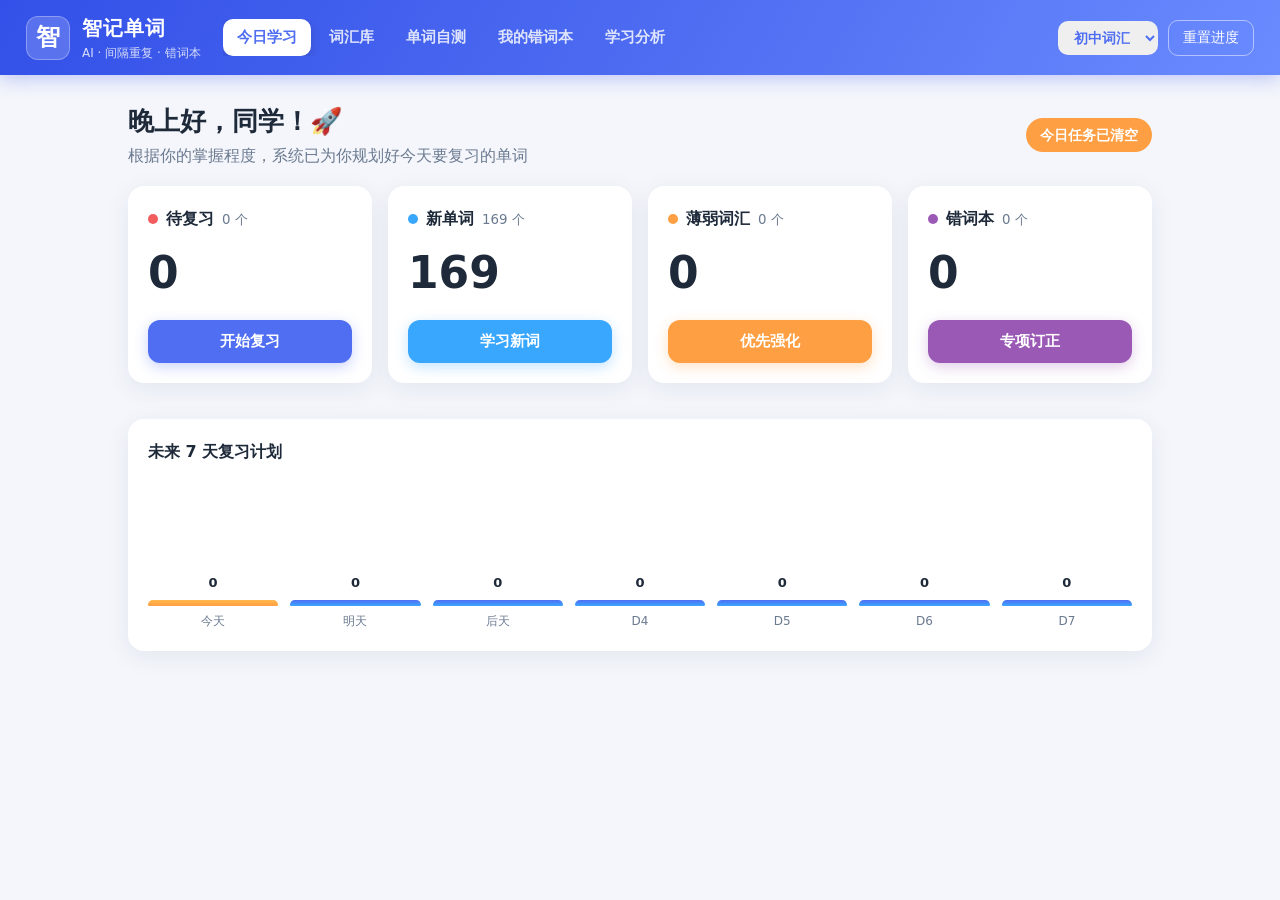
<file: index.html>
<!DOCTYPE html>
<html lang="zh-CN">
<head>
  <meta charset="UTF-8" />
  <meta name="viewport" content="width=device-width, initial-scale=1.0" />
  <title>智记单词 · 中学生AI背单词系统</title>
  <link rel="stylesheet" href="css/style.css" />
</head>
<body>
  <!-- 顶部导航 -->
  <header class="topbar">
    <div class="brand">
      <span class="logo">智</span>
      <div class="brand-text">
        <h1>智记单词</h1>
        <p>AI · 间隔重复 · 错词本</p>
      </div>
    </div>
    <nav class="tabs">
      <button class="tab active" data-view="home">今日学习</button>
      <button class="tab" data-view="library">词汇库</button>
      <button class="tab" data-view="test">单词自测</button>
      <button class="tab" data-view="wrongbook">我的错词本</button>
      <button class="tab" data-view="stats">学习分析</button>
    </nav>
    <div class="top-actions">
      <select id="schoolSelect" class="school-select">
        <option value="junior">初中词汇</option>
        <option value="senior">高中词汇</option>
      </select>
      <button id="resetBtn" class="ghost-btn" title="清空学习记录">重置进度</button>
    </div>
  </header>

  <!-- 主内容区 -->
  <main id="app"></main>

  <!-- ======== 今日学习（放学背单词签到） ======== -->
  <template id="tpl-home">
    <section class="view">
      <div class="home-header">
        <div>
          <h2 class="greet" id="greetText"></h2>
          <p class="sub">根据你的掌握程度，系统已为你规划好今天要复习的单词</p>
        </div>
        <div class="due-chip" id="dueChip"></div>
      </div>

      <div class="home-grid">
        <div class="card due-card">
          <h3><span class="dot red"></span>待复习 <small id="dueCount"></small></h3>
          <div class="big-stat" id="dueStat">0</div>
          <button class="primary-btn full" data-action="start-due">开始复习</button>
        </div>

        <div class="card new-card">
          <h3><span class="dot blue"></span>新单词 <small id="newCount"></small></h3>
          <div class="big-stat" id="newStat">0</div>
          <button class="primary-btn full alt" data-action="start-new">学习新词</button>
        </div>

        <div class="card weak-card">
          <h3><span class="dot orange"></span>薄弱词汇 <small id="weakCount"></small></h3>
          <div class="big-stat" id="weakStat">0</div>
          <button class="primary-btn full weak" data-action="start-weak">优先强化</button>
        </div>

        <div class="card error-card">
          <h3><span class="dot purple"></span>错词本 <small id="wrongCount"></small></h3>
          <div class="big-stat" id="wrongStat">0</div>
          <button class="primary-btn full purple" data-action="start-wrong">专项订正</button>
        </div>
      </div>

      <div class="card review-plan">
        <h3>未来 7 天复习计划</h3>
        <div class="plan-bars" id="planBars"></div>
      </div>
    </section>
  </template>

  <!-- ======== 词汇库 ======== -->
  <template id="tpl-library">
    <section class="view">
      <div class="lib-toolbar">
        <input type="search" id="libSearch" placeholder="搜索单词 / 中文释义…" />
        <select id="libGrade">
          <option value="all">全部</option>
          <option value="junior">初中</option>
          <option value="senior">高中</option>
        </select>
        <span id="libCount" class="count-info"></span>
      </div>
      <div class="word-grid" id="wordGrid"></div>
    </section>
  </template>

  <!-- ======== 单词自测 ======== -->
  <template id="tpl-test">
    <section class="view">
      <div class="test-banner">
        <div>
          <h2>单词自测</h2>
          <p>选择测试模式，系统将根据艾宾浩斯记忆规律出题</p>
        </div>
      </div>
      <div class="test-modes">
        <button class="mode-card" data-mode="cn2en">
          <span class="mode-ico">中→英</span>
          <strong>看中文默写英文</strong>
          <small>检验拼写与形近词辨析</small>
        </button>
        <button class="mode-card" data-mode="en2cn">
          <span class="mode-ico">英→中</span>
          <strong>看英文写中文</strong>
          <small>检验词义理解</small>
        </button>
        <button class="mode-card" data-mode="choice">
          <span class="mode-ico">四选一</span>
          <strong>词义选择题</strong>
          <small>快速检测词义掌握</small>
        </button>
        <button class="mode-card" data-mode="listening">
          <span class="mode-ico">听力</span>
          <strong>听音辨义词</strong>
          <small>使用语音合成辅助记忆</small>
        </button>
      </div>
      <div class="test-options">
        <label>题量
          <select id="testCount"><option>10</option><option value="20">20</option><option value="30">30</option></select>
        </label>
        <button class="primary-btn" data-action="start-test">开始测试</button>
      </div>
      <div class="test-history card" id="testHistory"></div>
    </section>
  </template>

  <!-- ======== 错词本 ======== -->
  <template id="tpl-wrongbook">
    <section class="view">
      <div class="wrong-head">
        <h2>我的错词本</h2>
        <p id="wrongSummary"></p>
      </div>
      <div class="wrong-filter">
        <button class="chip active" data-wfilt="all">全部错词</button>
        <button class="chip" data-wfilt="spelling">拼写失误</button>
        <button class="chip" data-wfilt="similar">形近词混淆</button>
        <button class="chip" data-wfilt="meaning">词义答错</button>
      </div>
      <div class="wrong-retest">
        <button class="primary-btn" data-action="retest-wrong">✍️ 错词再默写</button>
        <span class="retest-tip">针对错词本进行英文默写，系统按遗忘曲线安排重测</span>
      </div>
      <div id="wrongList" class="wrong-list"></div>
    </section>
  </template>

  <!-- ======== 学习分析 ======== -->
  <template id="tpl-stats">
    <section class="view">
      <h2>学习分析</h2>
      <div class="stats-grid" id="statsGrid"></div>
      <div class="card">
        <h3>各单词掌握程度分布</h3>
        <div class="mastery-dist" id="masteryDist"></div>
      </div>
    </section>
  </template>

  <!-- ======== 复习/学习/自测 运行界面 ======== -->
  <template id="tpl-run">
    <section class="view run-view">
      <div class="run-top">
        <button class="ghost-btn" data-action="quit-run">退出</button>
        <div class="run-progress" id="runProgress"><span id="runProgressBar"></span></div>
        <span id="runCount" class="run-count"></span>
      </div>
      <div class="run-stage" id="runStage"></div>
    </section>
  </template>

  <!-- ======== 单词学习卡片 ======== -->
  <template id="tpl-learn-card">
    <div class="learn-card">
      <div class="word-header">
        <span class="word-tag" data-tag></span>
        <span class="phonetic" data-phonetic></span>
      </div>
      <h1 class="show-word" data-word></h1>
      <p class="show-meaning" data-meaning></p>
      <p class="show-sentence" data-sentence hidden></p>
      <div class="controls" data-controls>
        <button class="reveal-btn primary-btn" data-action="reveal">点击显示释义</button>
        <div class="grade-btns hidden" data-grades>
          <button data-grade="0">完全不认识</button>
          <button data-grade="1">模糊</button>
          <button data-grade="2">想起来了</button>
          <button data-grade="3">记得</button>
          <button data-grade="4">很清楚</button>
          <button data-grade="5">彻底掌握</button>
        </div>
      </div>
      <div class="speak-btn" data-action="speak" title="朗读">🔊</div>
    </div>
  </template>

  <div id="modal" class="modal hidden">
    <div class="modal-card">
      <h3 id="modalTitle"></h3>
      <p id="modalMsg"></p>
      <div class="error-types" id="errorTypes"></div>
      <button class="primary-btn full" id="modalOk">知道了</button>
    </div>
  </div>

  <script src="js/data/confusion.js"></script>
  <script src="js/data/words.js"></script>
  <script src="js/core/compare.js"></script>
  <script src="js/core/spaced.js"></script>
  <script src="js/core/store.js"></script>
  <script src="js/app.js"></script>
</body>
</html>
</file>
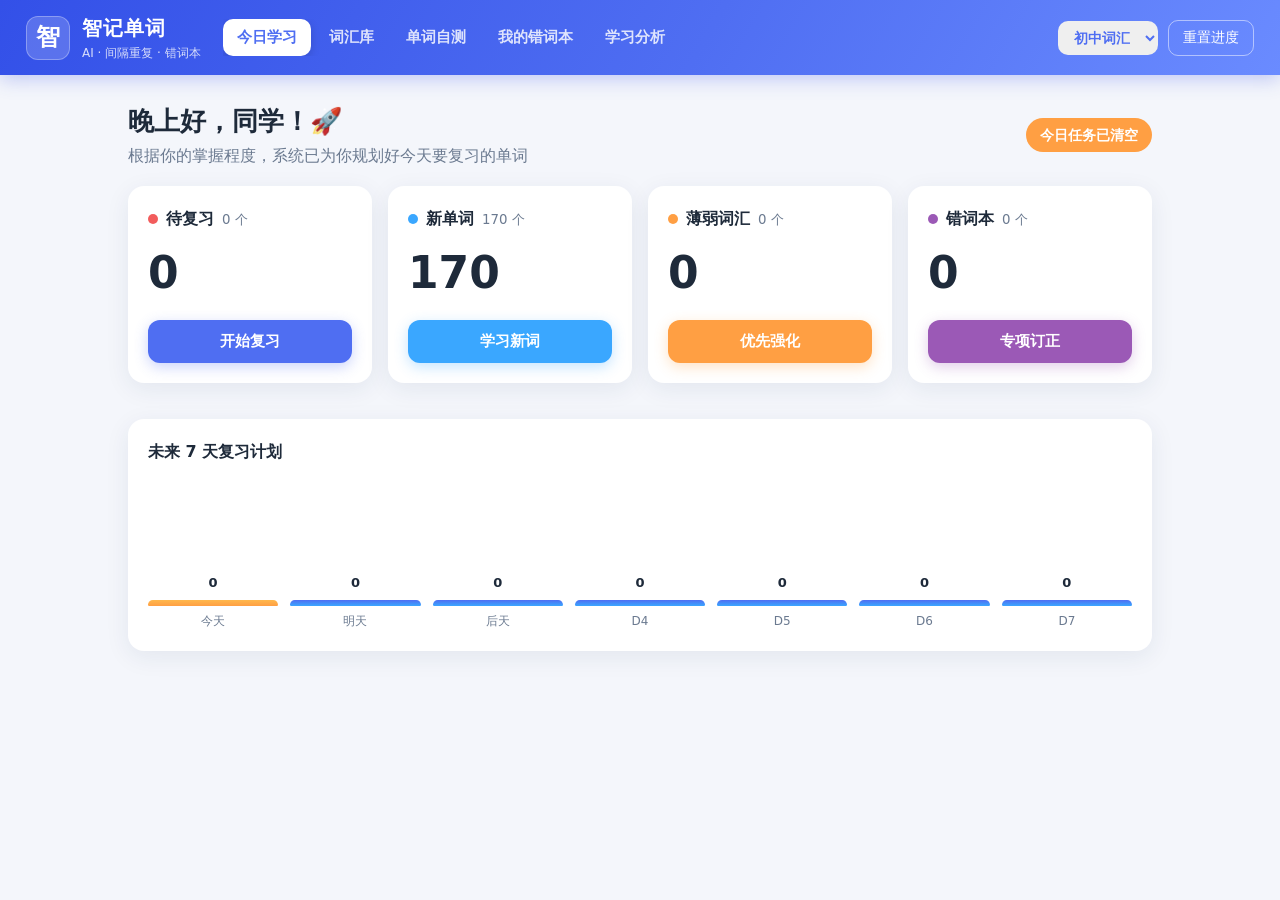
<file: versions/v1/index.html>
<!DOCTYPE html>
<html lang="zh-CN">
<head>
  <meta charset="UTF-8" />
  <meta name="viewport" content="width=device-width, initial-scale=1.0" />
  <title>智记单词 · 中学生AI背单词系统</title>
  <link rel="stylesheet" href="css/style.css" />
</head>
<body>
  <!-- 顶部导航 -->
  <header class="topbar">
    <div class="brand">
      <span class="logo">智</span>
      <div class="brand-text">
        <h1>智记单词</h1>
        <p>AI · 间隔重复 · 错词本</p>
      </div>
    </div>
    <nav class="tabs">
      <button class="tab active" data-view="home">今日学习</button>
      <button class="tab" data-view="library">词汇库</button>
      <button class="tab" data-view="test">单词自测</button>
      <button class="tab" data-view="wrongbook">我的错词本</button>
      <button class="tab" data-view="stats">学习分析</button>
    </nav>
    <div class="top-actions">
      <select id="schoolSelect" class="school-select">
        <option value="junior">初中词汇</option>
        <option value="senior">高中词汇</option>
      </select>
      <button id="resetBtn" class="ghost-btn" title="清空学习记录">重置进度</button>
    </div>
  </header>

  <!-- 主内容区 -->
  <main id="app"></main>

  <!-- ======== 今日学习（放学背单词签到） ======== -->
  <template id="tpl-home">
    <section class="view">
      <div class="home-header">
        <div>
          <h2 class="greet" id="greetText"></h2>
          <p class="sub">根据你的掌握程度，系统已为你规划好今天要复习的单词</p>
        </div>
        <div class="due-chip" id="dueChip"></div>
      </div>

      <div class="home-grid">
        <div class="card due-card">
          <h3><span class="dot red"></span>待复习 <small id="dueCount"></small></h3>
          <div class="big-stat" id="dueStat">0</div>
          <button class="primary-btn full" data-action="start-due">开始复习</button>
        </div>

        <div class="card new-card">
          <h3><span class="dot blue"></span>新单词 <small id="newCount"></small></h3>
          <div class="big-stat" id="newStat">0</div>
          <button class="primary-btn full alt" data-action="start-new">学习新词</button>
        </div>

        <div class="card weak-card">
          <h3><span class="dot orange"></span>薄弱词汇 <small id="weakCount"></small></h3>
          <div class="big-stat" id="weakStat">0</div>
          <button class="primary-btn full weak" data-action="start-weak">优先强化</button>
        </div>

        <div class="card error-card">
          <h3><span class="dot purple"></span>错词本 <small id="wrongCount"></small></h3>
          <div class="big-stat" id="wrongStat">0</div>
          <button class="primary-btn full purple" data-action="start-wrong">专项订正</button>
        </div>
      </div>

      <div class="card review-plan">
        <h3>未来 7 天复习计划</h3>
        <div class="plan-bars" id="planBars"></div>
      </div>
    </section>
  </template>

  <!-- ======== 词汇库 ======== -->
  <template id="tpl-library">
    <section class="view">
      <div class="lib-toolbar">
        <input type="search" id="libSearch" placeholder="搜索单词 / 中文释义…" />
        <select id="libGrade">
          <option value="all">全部</option>
          <option value="junior">初中</option>
          <option value="senior">高中</option>
        </select>
        <span id="libCount" class="count-info"></span>
      </div>
      <div class="word-grid" id="wordGrid"></div>
    </section>
  </template>

  <!-- ======== 单词自测 ======== -->
  <template id="tpl-test">
    <section class="view">
      <div class="test-banner">
        <div>
          <h2>单词自测</h2>
          <p>选择测试模式，系统将根据艾宾浩斯记忆规律出题</p>
        </div>
      </div>
      <div class="test-modes">
        <button class="mode-card" data-mode="cn2en">
          <span class="mode-ico">中→英</span>
          <strong>看中文默写英文</strong>
          <small>检验拼写与形近词辨析</small>
        </button>
        <button class="mode-card" data-mode="en2cn">
          <span class="mode-ico">英→中</span>
          <strong>看英文写中文</strong>
          <small>检验词义理解</small>
        </button>
        <button class="mode-card" data-mode="choice">
          <span class="mode-ico">四选一</span>
          <strong>词义选择题</strong>
          <small>快速检测词义掌握</small>
        </button>
        <button class="mode-card" data-mode="listening">
          <span class="mode-ico">听力</span>
          <strong>听音辨义词</strong>
          <small>使用语音合成辅助记忆</small>
        </button>
      </div>
      <div class="test-options">
        <label>题量
          <select id="testCount"><option>10</option><option value="20">20</option><option value="30">30</option></select>
        </label>
        <button class="primary-btn" data-action="start-test">开始测试</button>
      </div>
      <div class="test-history card" id="testHistory"></div>
    </section>
  </template>

  <!-- ======== 错词本 ======== -->
  <template id="tpl-wrongbook">
    <section class="view">
      <div class="wrong-head">
        <h2>我的错词本</h2>
        <p id="wrongSummary"></p>
      </div>
      <div class="wrong-filter">
        <button class="chip active" data-wfilt="all">全部错词</button>
        <button class="chip" data-wfilt="spelling">拼写失误</button>
        <button class="chip" data-wfilt="similar">形近词混淆</button>
        <button class="chip" data-wfilt="meaning">词义答错</button>
      </div>
      <div id="wrongList" class="wrong-list"></div>
    </section>
  </template>

  <!-- ======== 学习分析 ======== -->
  <template id="tpl-stats">
    <section class="view">
      <h2>学习分析</h2>
      <div class="stats-grid" id="statsGrid"></div>
      <div class="card">
        <h3>各单词掌握程度分布</h3>
        <div class="mastery-dist" id="masteryDist"></div>
      </div>
    </section>
  </template>

  <!-- ======== 复习/学习/自测 运行界面 ======== -->
  <template id="tpl-run">
    <section class="view run-view">
      <div class="run-top">
        <button class="ghost-btn" data-action="quit-run">退出</button>
        <div class="run-progress" id="runProgress"><span id="runProgressBar"></span></div>
        <span id="runCount" class="run-count"></span>
      </div>
      <div class="run-stage" id="runStage"></div>
    </section>
  </template>

  <!-- ======== 单词学习卡片 ======== -->
  <template id="tpl-learn-card">
    <div class="learn-card">
      <div class="word-header">
        <span class="word-tag" data-tag></span>
        <span class="phonetic" data-phonetic></span>
      </div>
      <h1 class="show-word" data-word></h1>
      <p class="show-meaning" data-meaning></p>
      <div class="controls" data-controls>
        <button class="reveal-btn primary-btn" data-action="reveal">点击显示释义</button>
        <div class="grade-btns hidden" data-grades>
          <button data-grade="0">完全不认识</button>
          <button data-grade="1">模糊</button>
          <button data-grade="2">想起来了</button>
          <button data-grade="3">记得</button>
          <button data-grade="4">很清楚</button>
          <button data-grade="5">彻底掌握</button>
        </div>
      </div>
      <div class="speak-btn" data-action="speak" title="朗读">🔊</div>
    </div>
  </template>

  <div id="modal" class="modal hidden">
    <div class="modal-card">
      <h3 id="modalTitle"></h3>
      <p id="modalMsg"></p>
      <div class="error-types" id="errorTypes"></div>
      <button class="primary-btn full" id="modalOk">知道了</button>
    </div>
  </div>

  <script src="js/data/confusion.js"></script>
  <script src="js/data/words.js"></script>
  <script src="js/core/compare.js"></script>
  <script src="js/core/spaced.js"></script>
  <script src="js/core/store.js"></script>
  <script src="js/app.js"></script>
</body>
</html>
</file>
<file: css/style.css>
:root {
  --bg: #f4f6fb;
  --card: #ffffff;
  --ink: #1e2a3a;
  --sub: #6b7a90;
  --line: #e6eaf2;
  --primary: #4f6ef2;
  --primary-dark: #3d57d0;
  --red: #f25c5c;
  --blue: #3aa7ff;
  --orange: #ff9f43;
  --purple: #9b59b6;
  --green: #2ecc71;
  --radius: 16px;
  --shadow: 0 6px 24px rgba(30, 50, 90, .08);
}

* { box-sizing: border-box; margin: 0; padding: 0; }

body {
  font-family: "PingFang SC", "Microsoft YaHei", "Segoe UI", system-ui, sans-serif;
  background: var(--bg);
  color: var(--ink);
  line-height: 1.6;
}

/* ---- 顶部 ----
*/
.topbar {
  position: sticky;
  top: 0;
  z-index: 20;
  display: flex;
  align-items: center;
  gap: 22px;
  padding: 12px 26px;
  background: linear-gradient(120deg, #3350e8, #4f6ef2 55%, #6a8bff);
  color: #fff;
  box-shadow: 0 4px 18px rgba(63, 87, 230, .3);
}
.brand { display: flex; align-items: center; gap: 12px; }
.logo {
  width: 44px; height: 44px; border-radius: 12px;
  background: rgba(255,255,255,.18);
  display: grid; place-items: center;
  font-size: 24px; font-weight: 800; border: 1px solid rgba(255,255,255,.3);
}
.brand-text h1 { font-size: 20px; letter-spacing: 1px; }
.brand-text p { font-size: 12px; opacity: .8; }

.tabs { display: flex; gap: 4px; flex: 1; overflow-x: auto; }
.tab {
  border: none; background: transparent; color: rgba(255,255,255,.82);
  padding: 9px 14px; border-radius: 10px; cursor: pointer;
  font-size: 15px; font-weight: 600; white-space: nowrap; transition: .2s;
}
.tab:hover { background: rgba(255,255,255,.12); }
.tab.active { background: #fff; color: var(--primary); box-shadow: 0 3px 10px rgba(0,0,0,.15); }

.top-actions { display: flex; gap: 10px; align-items: center; }
.school-select {
  padding: 8px 12px; border: none; border-radius: 10px;
  font-size: 14px; font-weight: 600; color: var(--primary); cursor: pointer;
}
.ghost-btn {
  border: 1px solid rgba(255,255,255,.5); background: transparent; color: #fff;
  padding: 8px 14px; border-radius: 10px; cursor: pointer; font-size: 14px; transition: .2s;
}
.ghost-btn:hover { background: rgba(255,255,255,.15); }
.ghost-btn.dark {
  border-color: var(--line); color: var(--sub); background: var(--card);
}
.ghost-btn.dark:hover { border-color: var(--primary); color: var(--primary); }

main { max-width: 1060px; margin: 0 auto; padding: 26px 18px 60px; }

.view { animation: fade .35s ease; }
@keyframes fade { from { opacity: 0; transform: translateY(8px);} to {opacity:1; transform:none;} }

/* ---- cards & common ----
*/
.card {
  background: var(--card); border-radius: var(--radius);
  box-shadow: var(--shadow); padding: 20px; margin-bottom: 18px;
}
.home-header { display: flex; justify-content: space-between; align-items: center; margin-bottom: 18px; flex-wrap: wrap; gap: 12px;}
.greet { font-size: 26px; }
.sub { color: var(--sub); }
.due-chip { background: var(--orange); color: #fff; padding: 6px 14px; border-radius: 20px; font-weight: 700; font-size: 14px; }

.home-grid { display: grid; grid-template-columns: repeat(auto-fit, minmax(220px, 1fr)); gap: 16px; margin-bottom: 18px; }
.card h3 { font-size: 16px; margin-bottom: 6px; display: flex; align-items: center; gap: 8px; }
.card h3 small { color: var(--sub); font-weight: 500; }
.dot { width: 10px; height: 10px; border-radius: 50%; display: inline-block; }
.dot.red{background:var(--red)} .dot.blue{background:var(--blue)}
.dot.orange{background:var(--orange)} .dot.purple{background:var(--purple)}
.big-stat { font-size: 44px; font-weight: 800; margin: 6px 0 12px; }
.primary-btn {
  border: none; background: var(--primary); color: #fff;
  padding: 12px 22px; border-radius: 12px; font-size: 15px; font-weight: 700; cursor: pointer;
  transition: .2s; box-shadow: 0 4px 14px rgba(79,110,242,.3);
}
.primary-btn:hover { background: var(--primary-dark); transform: translateY(-1px); }
.primary-btn.full { width: 100%; }
.primary-btn.alt { background: var(--blue); box-shadow: 0 4px 14px rgba(58,167,255,.3); }
.primary-btn.alt:hover { background: #2c93e6; }
.primary-btn.weak { background: var(--orange); box-shadow: 0 4px 14px rgba(255,159,67,.3); }
.primary-btn.weak:hover { background: #ef8418; }
.primary-btn.purple { background: var(--purple); box-shadow: 0 4px 14px rgba(155,89,182,.3); }
.primary-btn.purple:hover { background: #8444a3; }
.primary-btn:disabled { background: #c7cede; box-shadow: none; cursor: not-allowed; transform: none; }

/* ---- 未来七天计划 ----
*/
.review-plan h3 { margin-bottom: 16px; }
.plan-bars { display: flex; align-items: flex-end; gap: 12px; height: 150px; }
.plan-col { flex: 1; display: flex; flex-direction: column; align-items: center; gap: 6px; }
.plan-bar { width: 100%; background: linear-gradient(to top, var(--blue), var(--primary)); border-radius: 8px 8px 2px 2px; min-height: 4px; position: relative; transition: .3s; }
.plan-bar.today { background: linear-gradient(to top, var(--orange), #ffb84d); }
.plan-label { font-size: 12px; color: var(--sub); }
.plan-val { font-size: 13px; font-weight: 700; }

/* ---- 词汇库 ----
*/
.lib-toolbar { display: flex; gap: 12px; margin-bottom: 18px; align-items: center; flex-wrap: wrap; }
.lib-toolbar input[type=search] {
  flex: 1; min-width: 220px; padding: 12px 16px; border: 1px solid var(--line); border-radius: 12px; font-size: 15px; outline: none;
}
.lib-toolbar select { padding: 12px 14px; border: 1px solid var(--line); border-radius: 12px; font-size: 14px; }
.count-info { color: var(--sub); font-size: 14px; }
.word-grid { display: grid; grid-template-columns: repeat(auto-fill, minmax(230px, 1fr)); gap: 14px; }
.word-cell {
  background: var(--card); border-radius: 14px; padding: 16px; cursor: pointer;
  box-shadow: var(--shadow); transition: .2s; border-left: 4px solid var(--primary);
}
.word-cell:hover { transform: translateY(-3px); }
.word-cell .w-top { display: flex; justify-content: space-between; align-items: center; }
.word-cell .w-word { font-size: 19px; font-weight: 700; }
.word-cell .w-pho { color: var(--sub); font-size: 13px; }
.word-cell .w-mei { color: var(--ink); font-size: 14px; margin-top: 6px; }
.word-cell .w-tags { margin-top: 8px; }
.tag-junior { background:#e3efff; color:var(--blue); }
.tag-senior { background:#f1e6ff; color:var(--purple); }
.lv-base { background:#fff3e0; color:#e59535; }
.lv-adv { background:#fdecea; color:#e74c3c; }
.word-cell .w-sent { color: var(--blue); font-size: 13px; margin-top: 6px; line-height: 1.5; font-style: italic; }
.ptag { font-size: 11px; padding: 2px 8px; border-radius: 8px; font-weight: 600; margin-right: 4px; }

/* ---- 自测 ----
*/
.test-banner { margin-bottom: 20px; }
.test-banner h2 { font-size: 24px; }
.test-banner p { color: var(--sub); }
.test-modes { display: grid; grid-template-columns: repeat(auto-fit, minmax(210px,1fr)); gap: 14px; margin-bottom: 18px; }
.mode-card {
  background: var(--card); border: 2px solid var(--line); border-radius: var(--radius);
  padding: 18px; text-align: left; cursor: pointer; transition: .2s; box-shadow: var(--shadow);
  display: flex; flex-direction: column; gap: 6px;
}
.mode-card:hover, .mode-card.selected { border-color: var(--primary); transform: translateY(-3px); }
.mode-ico {
  align-self: flex-start; background: var(--primary); color: #fff; font-size: 13px; font-weight: 700;
  padding: 4px 10px; border-radius: 9px;
}
.mode-card strong { font-size: 16px; }
.mode-card small { color: var(--sub); }
.test-options { display: flex; align-items: center; gap: 16px; background: var(--card); border-radius: var(--radius); padding: 16px 20px; box-shadow: var(--shadow); }
.test-options select { padding: 10px 12px; border: 1px solid var(--line); border-radius: 10px; }
.test-history { margin-top: 18px; }
.test-history h3 { margin-bottom: 12px; }

/* ---- 错词本 ----
*/
.wrong-head { margin-bottom: 16px; }
.wrong-head p { color: var(--sub); }
.wrong-filter { display: flex; gap: 8px; margin-bottom: 16px; flex-wrap: wrap; }
.wrong-retest { display: flex; align-items: center; gap: 12px; margin-bottom: 16px; flex-wrap: wrap; }
.wrong-retest .retest-tip { color: var(--sub); font-size: 13px; }
.chip {
  border: 1px solid var(--line); background: var(--card); color: var(--sub);
  padding: 8px 16px; border-radius: 20px; cursor: pointer; font-size: 14px; font-weight: 600; transition: .2s;
}
.chip.active { background: var(--primary); color: #fff; border-color: var(--primary); }
.wrong-list { display: grid; grid-template-columns: repeat(auto-fill, minmax(260px,1fr)); gap: 14px; }
.wrong-item {
  background: var(--card); border-radius: 14px; padding: 16px; box-shadow: var(--shadow);
  border-left: 4px solid var(--red);
}
.wrong-item .wi-top { display: flex; justify-content: space-between; align-items: center; }
.wrong-item .wi-top .ptag { margin-left: auto; margin-right: 8px; }
.wrong-item .wi-word { font-size: 19px; font-weight: 700; }
.wrong-item .wi-sent { color: var(--blue); font-size: 13px; margin-top: 6px; line-height: 1.5; font-style: italic; }
.wrong-item .wi-mei { color: var(--sub); font-size: 14px; margin: 4px 0 10px; }
.wrong-item .wi-badges { display: flex; gap: 6px; flex-wrap: wrap; }
.badge { font-size: 11px; padding: 3px 8px; border-radius: 8px; font-weight: 600; }
.badge.spelling{background:#ffe4e4;color:var(--red)}
.badge.similar{background:#fff3e0;color:var(--orange)}
.badge.meaning{background:#e8f0ff;color:var(--blue)}
.wi-history { margin-top: 8px; font-size: 11px; color: var(--sub); }
.wi-history b { color: var(--ink); }

/* ---- 分析 ----
*/
.stats-grid { display: grid; grid-template-columns: repeat(auto-fit,minmax(150px,1fr)); gap: 14px; margin-bottom: 18px; }
.stat-card { background: var(--card); border-radius: var(--radius); padding: 18px; text-align: center; box-shadow: var(--shadow); }
.stat-card .num { font-size: 34px; font-weight: 800; }
.stat-card .lbl { color: var(--sub); font-size: 13px; margin-top: 4px; }
.mastery-dist { display: flex; flex-direction: column; gap: 10px; margin-top: 12px; }
.md-row { display: grid; grid-template-columns: 90px 1fr 44px; align-items: center; gap: 12px; }
.md-row .md-track { height: 12px; background: var(--line); border-radius: 8px; overflow: hidden; }
.md-row .md-bar { height: 100%; border-radius: 8px; }
.md-row .md-lbl { font-size: 13px; color: var(--sub); }

/* ---- 运行界面 ----
*/
.run-view { max-width: 720px; margin: 20px auto; }
.run-top { display: flex; align-items: center; gap: 16px; background: var(--card); border-radius: 14px; padding: 12px 16px; box-shadow: var(--shadow); }
.run-progress { flex: 1; height: 10px; background: var(--line); border-radius: 8px; overflow: hidden; }
.run-progress span { display: block; height: 100%; width: 0; background: linear-gradient(90deg,var(--primary),var(--blue)); border-radius: 8px; transition: .3s; }
.run-count { font-weight: 700; color: var(--sub); font-size: 14px; }
.run-stage { margin-top: 20px; }

.learn-card {
  position: relative; background: var(--card); border-radius: var(--radius);
  padding: 40px 30px; text-align: center; box-shadow: var(--shadow);
}
.word-header { display: flex; justify-content: center; align-items: center; gap: 10px; margin-bottom: 8px; }
.word-tag { background: var(--purple); color: #fff; font-size: 12px; padding: 3px 10px; border-radius: 8px; font-weight: 600; }
.word-tag.junior { background: var(--blue); }
.phonetic { color: var(--sub); font-size: 16px; }
.show-word { font-size: 42px; font-weight: 800; letter-spacing: 1px; margin: 14px 0; }
.show-meaning { font-size: 20px; color: var(--ink); min-height: 30px; }
.show-sentence { font-size: 16px; color: var(--primary); margin-top: 12px; line-height: 1.6; font-style: italic; background: #f4f7fc; padding: 10px 14px; border-radius: 10px; border-left: 3px solid var(--primary); }
.hidden { display: none !important; }
.controls { margin-top: 28px; }
.reveal-btn { font-size: 16px; }
.grade-btns { display: flex; gap: 8px; flex-wrap: wrap; justify-content: center; }
.grade-btns button {
  border: 1.5px solid var(--line); background: #fff; color: var(--ink);
  padding: 10px 12px; border-radius: 10px; cursor: pointer; font-size: 13px; transition: .18s; font-weight: 600;
}
.grade-btns button:hover { border-color: var(--primary); color: var(--primary); }
.speak-btn { position: absolute; top: 16px; right: 18px; cursor: pointer; font-size: 24px; background:#f1f3ff; border-radius: 50%; width: 44px; height: 44px; display:grid; place-items:center; }
.speak-btn:hover { background:#e2e7ff; }

/* ---- 输入作答 ----
*/
.answer-panel { margin-top: 24px; }
.answer-panel .q-label { font-size: 15px; color: var(--sub); margin-bottom: 8px; }
.answer-input {
  width: 100%; padding: 16px; font-size: 22px; border: 2px solid var(--line);
  border-radius: 14px; outline: none; text-align: center; letter-spacing: 1px; transition: .2s;
}
.choice-input:focus, .answer-input:focus { border-color: var(--primary); box-shadow: 0 0 0 4px rgba(79,110,242,.12); }
.answer-submit { margin-top: 16px; }
.choice-grid { display: grid; grid-template-columns: repeat(2,1fr); gap: 12px; margin-top: 14px; }
.choice-item {
  border: 2px solid var(--line); border-radius: 12px; padding: 16px; background: #fff;
  transition: .18s; font-size: 16px; text-align: left; cursor: pointer;
}
.choice-item:hover { border-color: var(--primary); background: #f4f7ff; }
.choice-item.correct { border-color: var(--green); background: #e8fbef; }
.choice-item.wrong { border-color: var(--red); background: #ffecec; }

/* 反馈区 */
.feedback {
  margin-top: 20px; padding: 16px; border-radius: 12px; text-align: left; display: none;
}
.feedback.show { display: block; animation: fade .3s; }
.feedback.ok { background: #e8fbef; border: 1px solid #b7efcd; }
.feedback.bad { background: #fff3e8; border: 1px solid #ffd8a8; }
.feedback h4 { margin-bottom: 8px; font-size: 17px; }
.feedback .fb-err { margin: 6px 0; padding: 8px 12px; border-radius: 8px; background: #fff; font-size: 14px; }
.feedback .fb-tip { margin: 8px 0; padding: 10px 12px; border-radius: 8px; background: #fffbe8; border: 1px solid #ffefbb; color: #8a6d00; font-size: 13.5px; line-height: 1.6; }
.feedback .fb-sentence { margin: 8px 0; padding: 10px 12px; border-radius: 8px; background: #eef4ff; color: var(--blue); font-size: 14px; font-style: italic; line-height: 1.6; }
.feedback .next-btn { margin-top: 12px; }

/* ---- modal ----
*/
.modal { position: fixed; inset: 0; background: rgba(20,30,50,.45); display: grid; place-items: center; z-index: 50; padding: 20px; }
.modal-card { background: #fff; border-radius: var(--radius); padding: 28px; max-width: 420px; width: 100%; box-shadow: 0 20px 60px rgba(0,0,0,.25); }
.modal-card h3 { font-size: 20px; margin-bottom: 8px; }
.modal-card p { color: var(--sub); }
.error-types { margin-top: 14px; }
.error-types .etype { padding: 10px 12px; border-radius: 10px; background: var(--bg); margin-bottom: 8px; font-size: 14px; }
.error-types .etype b { color: var(--primary); }

.empty-tip { color: var(--sub); text-align: center; padding: 40px 0; }
</file>
<file: versions/v1/css/style.css>
:root {
  --bg: #f4f6fb;
  --card: #ffffff;
  --ink: #1e2a3a;
  --sub: #6b7a90;
  --line: #e6eaf2;
  --primary: #4f6ef2;
  --primary-dark: #3d57d0;
  --red: #f25c5c;
  --blue: #3aa7ff;
  --orange: #ff9f43;
  --purple: #9b59b6;
  --green: #2ecc71;
  --radius: 16px;
  --shadow: 0 6px 24px rgba(30, 50, 90, .08);
}

* { box-sizing: border-box; margin: 0; padding: 0; }

body {
  font-family: "PingFang SC", "Microsoft YaHei", "Segoe UI", system-ui, sans-serif;
  background: var(--bg);
  color: var(--ink);
  line-height: 1.6;
}

/* ---- 顶部 ----
*/
.topbar {
  position: sticky;
  top: 0;
  z-index: 20;
  display: flex;
  align-items: center;
  gap: 22px;
  padding: 12px 26px;
  background: linear-gradient(120deg, #3350e8, #4f6ef2 55%, #6a8bff);
  color: #fff;
  box-shadow: 0 4px 18px rgba(63, 87, 230, .3);
}
.brand { display: flex; align-items: center; gap: 12px; }
.logo {
  width: 44px; height: 44px; border-radius: 12px;
  background: rgba(255,255,255,.18);
  display: grid; place-items: center;
  font-size: 24px; font-weight: 800; border: 1px solid rgba(255,255,255,.3);
}
.brand-text h1 { font-size: 20px; letter-spacing: 1px; }
.brand-text p { font-size: 12px; opacity: .8; }

.tabs { display: flex; gap: 4px; flex: 1; overflow-x: auto; }
.tab {
  border: none; background: transparent; color: rgba(255,255,255,.82);
  padding: 9px 14px; border-radius: 10px; cursor: pointer;
  font-size: 15px; font-weight: 600; white-space: nowrap; transition: .2s;
}
.tab:hover { background: rgba(255,255,255,.12); }
.tab.active { background: #fff; color: var(--primary); box-shadow: 0 3px 10px rgba(0,0,0,.15); }

.top-actions { display: flex; gap: 10px; align-items: center; }
.school-select {
  padding: 8px 12px; border: none; border-radius: 10px;
  font-size: 14px; font-weight: 600; color: var(--primary); cursor: pointer;
}
.ghost-btn {
  border: 1px solid rgba(255,255,255,.5); background: transparent; color: #fff;
  padding: 8px 14px; border-radius: 10px; cursor: pointer; font-size: 14px; transition: .2s;
}
.ghost-btn:hover { background: rgba(255,255,255,.15); }
.ghost-btn.dark {
  border-color: var(--line); color: var(--sub); background: var(--card);
}
.ghost-btn.dark:hover { border-color: var(--primary); color: var(--primary); }

main { max-width: 1060px; margin: 0 auto; padding: 26px 18px 60px; }

.view { animation: fade .35s ease; }
@keyframes fade { from { opacity: 0; transform: translateY(8px);} to {opacity:1; transform:none;} }

/* ---- cards & common ----
*/
.card {
  background: var(--card); border-radius: var(--radius);
  box-shadow: var(--shadow); padding: 20px; margin-bottom: 18px;
}
.home-header { display: flex; justify-content: space-between; align-items: center; margin-bottom: 18px; flex-wrap: wrap; gap: 12px;}
.greet { font-size: 26px; }
.sub { color: var(--sub); }
.due-chip { background: var(--orange); color: #fff; padding: 6px 14px; border-radius: 20px; font-weight: 700; font-size: 14px; }

.home-grid { display: grid; grid-template-columns: repeat(auto-fit, minmax(220px, 1fr)); gap: 16px; margin-bottom: 18px; }
.card h3 { font-size: 16px; margin-bottom: 6px; display: flex; align-items: center; gap: 8px; }
.card h3 small { color: var(--sub); font-weight: 500; }
.dot { width: 10px; height: 10px; border-radius: 50%; display: inline-block; }
.dot.red{background:var(--red)} .dot.blue{background:var(--blue)}
.dot.orange{background:var(--orange)} .dot.purple{background:var(--purple)}
.big-stat { font-size: 44px; font-weight: 800; margin: 6px 0 12px; }
.primary-btn {
  border: none; background: var(--primary); color: #fff;
  padding: 12px 22px; border-radius: 12px; font-size: 15px; font-weight: 700; cursor: pointer;
  transition: .2s; box-shadow: 0 4px 14px rgba(79,110,242,.3);
}
.primary-btn:hover { background: var(--primary-dark); transform: translateY(-1px); }
.primary-btn.full { width: 100%; }
.primary-btn.alt { background: var(--blue); box-shadow: 0 4px 14px rgba(58,167,255,.3); }
.primary-btn.alt:hover { background: #2c93e6; }
.primary-btn.weak { background: var(--orange); box-shadow: 0 4px 14px rgba(255,159,67,.3); }
.primary-btn.weak:hover { background: #ef8418; }
.primary-btn.purple { background: var(--purple); box-shadow: 0 4px 14px rgba(155,89,182,.3); }
.primary-btn.purple:hover { background: #8444a3; }
.primary-btn:disabled { background: #c7cede; box-shadow: none; cursor: not-allowed; transform: none; }

/* ---- 未来七天计划 ----
*/
.review-plan h3 { margin-bottom: 16px; }
.plan-bars { display: flex; align-items: flex-end; gap: 12px; height: 150px; }
.plan-col { flex: 1; display: flex; flex-direction: column; align-items: center; gap: 6px; }
.plan-bar { width: 100%; background: linear-gradient(to top, var(--blue), var(--primary)); border-radius: 8px 8px 2px 2px; min-height: 4px; position: relative; transition: .3s; }
.plan-bar.today { background: linear-gradient(to top, var(--orange), #ffb84d); }
.plan-label { font-size: 12px; color: var(--sub); }
.plan-val { font-size: 13px; font-weight: 700; }

/* ---- 词汇库 ----
*/
.lib-toolbar { display: flex; gap: 12px; margin-bottom: 18px; align-items: center; flex-wrap: wrap; }
.lib-toolbar input[type=search] {
  flex: 1; min-width: 220px; padding: 12px 16px; border: 1px solid var(--line); border-radius: 12px; font-size: 15px; outline: none;
}
.lib-toolbar select { padding: 12px 14px; border: 1px solid var(--line); border-radius: 12px; font-size: 14px; }
.count-info { color: var(--sub); font-size: 14px; }
.word-grid { display: grid; grid-template-columns: repeat(auto-fill, minmax(230px, 1fr)); gap: 14px; }
.word-cell {
  background: var(--card); border-radius: 14px; padding: 16px; cursor: pointer;
  box-shadow: var(--shadow); transition: .2s; border-left: 4px solid var(--primary);
}
.word-cell:hover { transform: translateY(-3px); }
.word-cell .w-top { display: flex; justify-content: space-between; align-items: center; }
.word-cell .w-word { font-size: 19px; font-weight: 700; }
.word-cell .w-pho { color: var(--sub); font-size: 13px; }
.word-cell .w-mei { color: var(--ink); font-size: 14px; margin-top: 6px; }
.word-cell .w-tags { margin-top: 8px; }
.tag-junior { background:#e3efff; color:var(--blue); }
.tag-senior { background:#f1e6ff; color:var(--purple); }
.ptag { font-size: 11px; padding: 2px 8px; border-radius: 8px; font-weight: 600; margin-right: 4px; }

/* ---- 自测 ----
*/
.test-banner { margin-bottom: 20px; }
.test-banner h2 { font-size: 24px; }
.test-banner p { color: var(--sub); }
.test-modes { display: grid; grid-template-columns: repeat(auto-fit, minmax(210px,1fr)); gap: 14px; margin-bottom: 18px; }
.mode-card {
  background: var(--card); border: 2px solid var(--line); border-radius: var(--radius);
  padding: 18px; text-align: left; cursor: pointer; transition: .2s; box-shadow: var(--shadow);
  display: flex; flex-direction: column; gap: 6px;
}
.mode-card:hover, .mode-card.selected { border-color: var(--primary); transform: translateY(-3px); }
.mode-ico {
  align-self: flex-start; background: var(--primary); color: #fff; font-size: 13px; font-weight: 700;
  padding: 4px 10px; border-radius: 9px;
}
.mode-card strong { font-size: 16px; }
.mode-card small { color: var(--sub); }
.test-options { display: flex; align-items: center; gap: 16px; background: var(--card); border-radius: var(--radius); padding: 16px 20px; box-shadow: var(--shadow); }
.test-options select { padding: 10px 12px; border: 1px solid var(--line); border-radius: 10px; }
.test-history { margin-top: 18px; }
.test-history h3 { margin-bottom: 12px; }

/* ---- 错词本 ----
*/
.wrong-head { margin-bottom: 16px; }
.wrong-head p { color: var(--sub); }
.wrong-filter { display: flex; gap: 8px; margin-bottom: 16px; flex-wrap: wrap; }
.chip {
  border: 1px solid var(--line); background: var(--card); color: var(--sub);
  padding: 8px 16px; border-radius: 20px; cursor: pointer; font-size: 14px; font-weight: 600; transition: .2s;
}
.chip.active { background: var(--primary); color: #fff; border-color: var(--primary); }
.wrong-list { display: grid; grid-template-columns: repeat(auto-fill, minmax(260px,1fr)); gap: 14px; }
.wrong-item {
  background: var(--card); border-radius: 14px; padding: 16px; box-shadow: var(--shadow);
  border-left: 4px solid var(--red);
}
.wrong-item .wi-top { display: flex; justify-content: space-between; align-items: center; }
.wrong-item .wi-word { font-size: 19px; font-weight: 700; }
.wrong-item .wi-mei { color: var(--sub); font-size: 14px; margin: 4px 0 10px; }
.wrong-item .wi-badges { display: flex; gap: 6px; flex-wrap: wrap; }
.badge { font-size: 11px; padding: 3px 8px; border-radius: 8px; font-weight: 600; }
.badge.spelling{background:#ffe4e4;color:var(--red)}
.badge.similar{background:#fff3e0;color:var(--orange)}
.badge.meaning{background:#e8f0ff;color:var(--blue)}
.wi-history { margin-top: 8px; font-size: 11px; color: var(--sub); }
.wi-history b { color: var(--ink); }

/* ---- 分析 ----
*/
.stats-grid { display: grid; grid-template-columns: repeat(auto-fit,minmax(150px,1fr)); gap: 14px; margin-bottom: 18px; }
.stat-card { background: var(--card); border-radius: var(--radius); padding: 18px; text-align: center; box-shadow: var(--shadow); }
.stat-card .num { font-size: 34px; font-weight: 800; }
.stat-card .lbl { color: var(--sub); font-size: 13px; margin-top: 4px; }
.mastery-dist { display: flex; flex-direction: column; gap: 10px; margin-top: 12px; }
.md-row { display: grid; grid-template-columns: 90px 1fr 44px; align-items: center; gap: 12px; }
.md-row .md-track { height: 12px; background: var(--line); border-radius: 8px; overflow: hidden; }
.md-row .md-bar { height: 100%; border-radius: 8px; }
.md-row .md-lbl { font-size: 13px; color: var(--sub); }

/* ---- 运行界面 ----
*/
.run-view { max-width: 720px; margin: 20px auto; }
.run-top { display: flex; align-items: center; gap: 16px; background: var(--card); border-radius: 14px; padding: 12px 16px; box-shadow: var(--shadow); }
.run-progress { flex: 1; height: 10px; background: var(--line); border-radius: 8px; overflow: hidden; }
.run-progress span { display: block; height: 100%; width: 0; background: linear-gradient(90deg,var(--primary),var(--blue)); border-radius: 8px; transition: .3s; }
.run-count { font-weight: 700; color: var(--sub); font-size: 14px; }
.run-stage { margin-top: 20px; }

.learn-card {
  position: relative; background: var(--card); border-radius: var(--radius);
  padding: 40px 30px; text-align: center; box-shadow: var(--shadow);
}
.word-header { display: flex; justify-content: center; align-items: center; gap: 10px; margin-bottom: 8px; }
.word-tag { background: var(--purple); color: #fff; font-size: 12px; padding: 3px 10px; border-radius: 8px; font-weight: 600; }
.word-tag.junior { background: var(--blue); }
.phonetic { color: var(--sub); font-size: 16px; }
.show-word { font-size: 42px; font-weight: 800; letter-spacing: 1px; margin: 14px 0; }
.show-meaning { font-size: 20px; color: var(--ink); min-height: 30px; }
.hidden { display: none !important; }
.controls { margin-top: 28px; }
.reveal-btn { font-size: 16px; }
.grade-btns { display: flex; gap: 8px; flex-wrap: wrap; justify-content: center; }
.grade-btns button {
  border: 1.5px solid var(--line); background: #fff; color: var(--ink);
  padding: 10px 12px; border-radius: 10px; cursor: pointer; font-size: 13px; transition: .18s; font-weight: 600;
}
.grade-btns button:hover { border-color: var(--primary); color: var(--primary); }
.speak-btn { position: absolute; top: 16px; right: 18px; cursor: pointer; font-size: 24px; background:#f1f3ff; border-radius: 50%; width: 44px; height: 44px; display:grid; place-items:center; }
.speak-btn:hover { background:#e2e7ff; }

/* ---- 输入作答 ----
*/
.answer-panel { margin-top: 24px; }
.answer-panel .q-label { font-size: 15px; color: var(--sub); margin-bottom: 8px; }
.answer-input {
  width: 100%; padding: 16px; font-size: 22px; border: 2px solid var(--line);
  border-radius: 14px; outline: none; text-align: center; letter-spacing: 1px; transition: .2s;
}
.choice-input:focus, .answer-input:focus { border-color: var(--primary); box-shadow: 0 0 0 4px rgba(79,110,242,.12); }
.answer-submit { margin-top: 16px; }
.choice-grid { display: grid; grid-template-columns: repeat(2,1fr); gap: 12px; margin-top: 14px; }
.choice-item {
  border: 2px solid var(--line); border-radius: 12px; padding: 16px; background: #fff;
  transition: .18s; font-size: 16px; text-align: left; cursor: pointer;
}
.choice-item:hover { border-color: var(--primary); background: #f4f7ff; }
.choice-item.correct { border-color: var(--green); background: #e8fbef; }
.choice-item.wrong { border-color: var(--red); background: #ffecec; }

/* 反馈区 */
.feedback {
  margin-top: 20px; padding: 16px; border-radius: 12px; text-align: left; display: none;
}
.feedback.show { display: block; animation: fade .3s; }
.feedback.ok { background: #e8fbef; border: 1px solid #b7efcd; }
.feedback.bad { background: #fff3e8; border: 1px solid #ffd8a8; }
.feedback h4 { margin-bottom: 8px; font-size: 17px; }
.feedback .fb-err { margin: 6px 0; padding: 8px 12px; border-radius: 8px; background: #fff; font-size: 14px; }
.feedback .next-btn { margin-top: 12px; }

/* ---- modal ----
*/
.modal { position: fixed; inset: 0; background: rgba(20,30,50,.45); display: grid; place-items: center; z-index: 50; padding: 20px; }
.modal-card { background: #fff; border-radius: var(--radius); padding: 28px; max-width: 420px; width: 100%; box-shadow: 0 20px 60px rgba(0,0,0,.25); }
.modal-card h3 { font-size: 20px; margin-bottom: 8px; }
.modal-card p { color: var(--sub); }
.error-types { margin-top: 14px; }
.error-types .etype { padding: 10px 12px; border-radius: 10px; background: var(--bg); margin-bottom: 8px; font-size: 14px; }
.error-types .etype b { color: var(--primary); }

.empty-tip { color: var(--sub); text-align: center; padding: 40px 0; }
</file>
